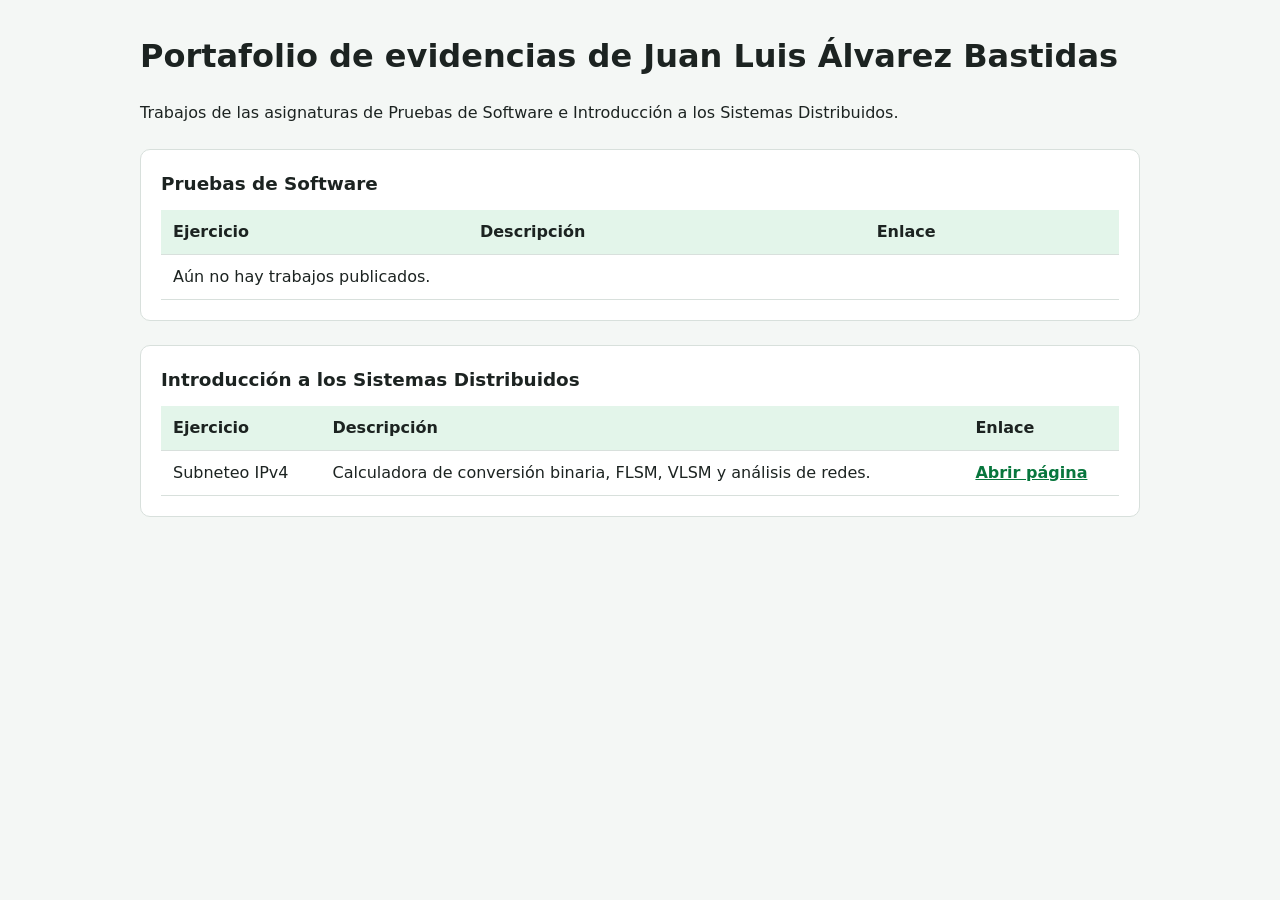
<file: index.html>
<!DOCTYPE html>
<html lang="es">
<head>
    <meta charset="UTF-8">
    <meta name="viewport" content="width=device-width, initial-scale=1.0">
    <title>Portafolio de evidencias | Juan Luis Álvarez Bastidas</title>
    <style>
        :root { color-scheme: light; --acento: #128a4a; --borde: #d8e0dc; --fondo: #f4f7f5; }
        * { box-sizing: border-box; }
        body { margin: 0; padding: 32px 16px; font: 16px/1.5 "Segoe UI", system-ui, sans-serif; color: #1c2321; background: var(--fondo); }
        main { max-width: 1000px; margin: auto; }
        h1 { margin-top: 0; }
        .tabla { overflow-x: auto; margin-top: 24px; padding: 20px; background: white; border: 1px solid var(--borde); border-radius: 10px; }
        table { width: 100%; border-collapse: collapse; }
        caption { padding-bottom: 12px; text-align: left; font-size: 1.15rem; font-weight: 700; }
        th, td { padding: 10px 12px; text-align: left; border-bottom: 1px solid var(--borde); }
        th { background: #e3f5ea; }
        a { color: #08763d; font-weight: 600; }
    </style>
</head>
<body>
    <main>
        <h1>Portafolio de evidencias de Juan Luis Álvarez Bastidas</h1>
        <p>Trabajos de las asignaturas de Pruebas de Software e Introducción a los Sistemas Distribuidos.</p>
        <section class="tabla">
            <table class="tablaps">
                <caption>Pruebas de Software</caption>
                <thead><tr><th>Ejercicio</th><th>Descripción</th><th>Enlace</th></tr></thead>
                <tbody><tr><td colspan="3">Aún no hay trabajos publicados.</td></tr></tbody>
            </table>
        </section>
        <section class="tabla">
            <table class="tabisd">
                <caption>Introducción a los Sistemas Distribuidos</caption>
                <thead><tr><th>Ejercicio</th><th>Descripción</th><th>Enlace</th></tr></thead>
                <tbody>
                    <tr>
                        <td>Subneteo IPv4</td>
                        <td>Calculadora de conversión binaria, FLSM, VLSM y análisis de redes.</td>
                        <td><a href="./segundparcial/subneteo/index.html">Abrir página</a></td>
                    </tr>
                </tbody>
            </table>
        </section>
    </main>
</body>
</html>
</file>
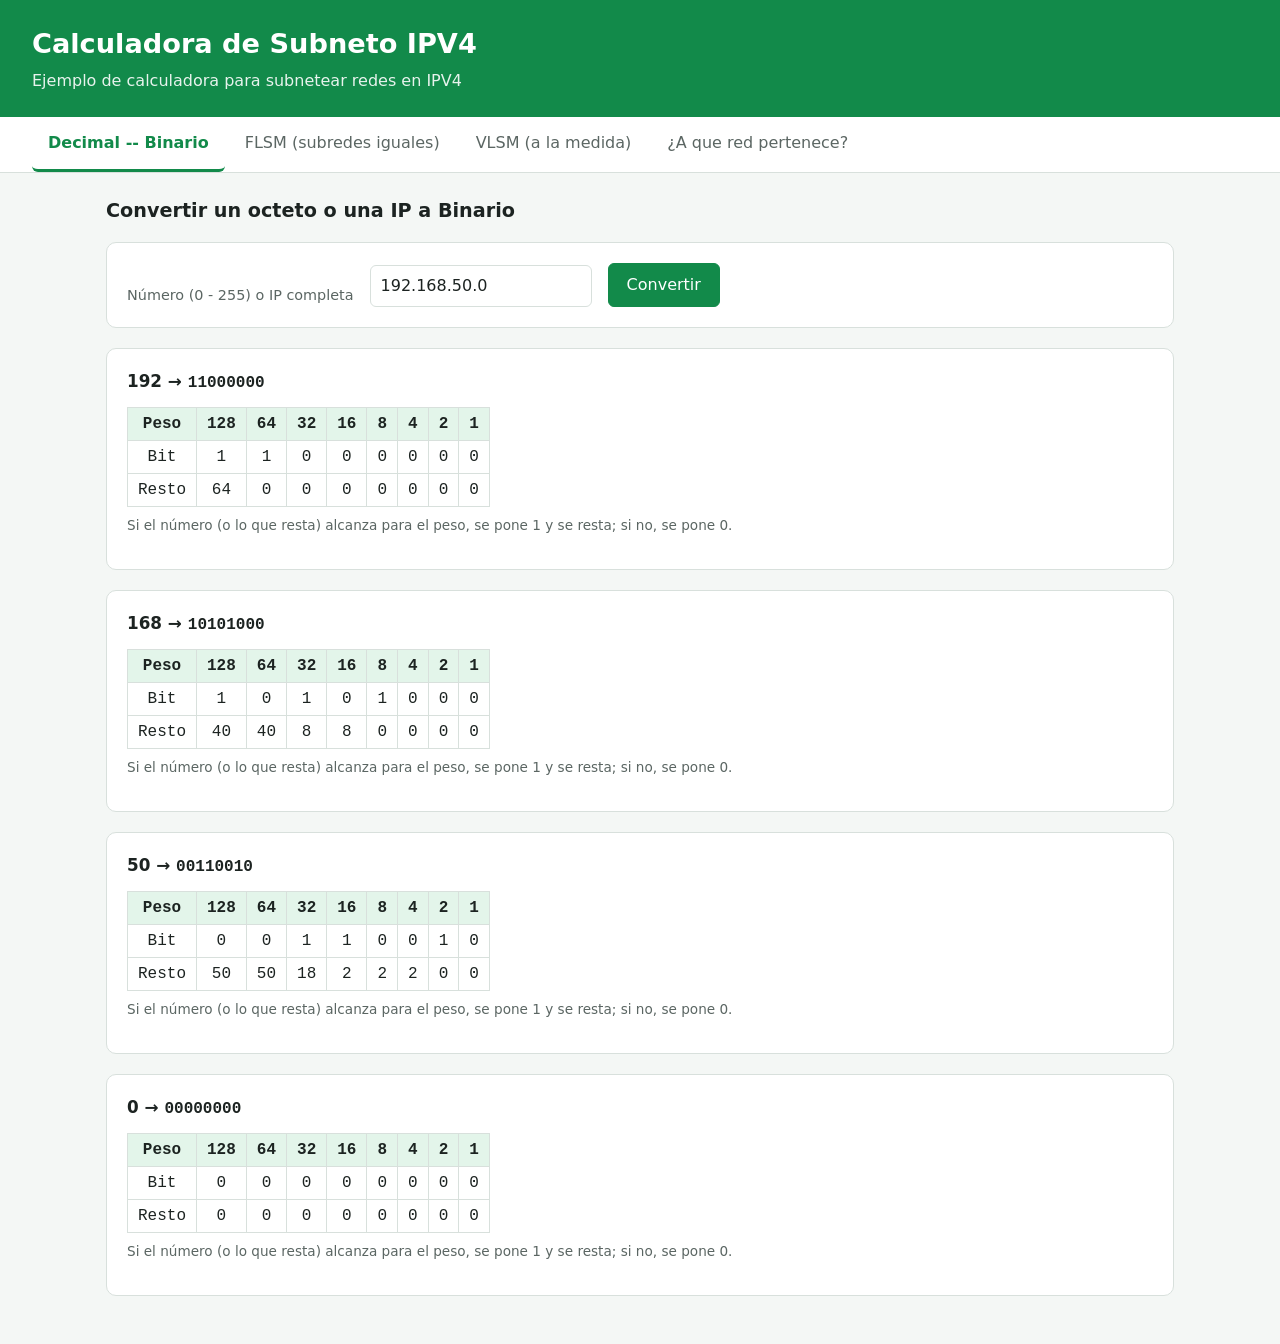
<file: segundparcial/subneteo/index.html>
<!DOCTYPE html>
<html lang="es">
<head>
    <meta charset="UTF-8">
    <meta name="viewport" content="width=device-width, initial-scale=1.0">
    <title>Calculadora de Subneteo IPv4</title>
    <link rel="stylesheet" href="./css/style.css">
</head>
<body>
    <header class="encabezado" >
        <h1>Calculadora de Subneto IPV4</h1>
        <p>Ejemplo de calculadora para subnetear redes en IPV4</p>
    </header>
    <nav class="pestanas" role="tablist" >
        <button class="pestana activa" data-panel="panel-binario" role="tab"  >Decimal -- Binario</button>
        <button class="pestana" data-panel="panel-flsm" role="tab"  >FLSM (subredes iguales)</button>
        <button class="pestana" data-panel="panel-vlsm" role="tab"  >VLSM (a la medida)</button>
        <button class="pestana" data-panel="panel-ip" role="tab"  >¿A que red pertenece?</button>
    </nav>

    <main>
        <section id="panel-binario" class="panel activo" >
            <h2>Convertir un octeto o una IP a Binario</h2>
            <form id="form-binario" class="formulario">
                <label for="bin-entrada">Número (0 - 255) o IP completa</label>
                <input type="text"  id="bin-entrada" value="192.168.50.0" autocomplete="off">
                <button type="submit" >Convertir</button>
            </form>
            <div id="bin-resultado" ></div>
        </section>

        <section id="panel-flsm" class="panel" >
            <h2>Dividir una red en subredes del mismo tamaño</h2>
            <form id="form-flsm" class="formulario">
                <label>Prefijo o máscara</label>
                <input type="text"  id="flsm-prefijo" value="/8" autocomplete="off">
                <label>Red base</label>
                <input type="text"  id="flsm-red" value="10.0.0.0" autocomplete="off">
                <label>Calcular por:
                    <select id="flsm-modo">
                        <option value="subredes">Número de Subredes</option>
                        <option value="hostPorSubred">Host por subred</option>
                    </select>
                </label>
                <label>Cantidad
                    <input type="number" min="1" value="16" id="flsm-cantidad">
                </label>
                <button type="submit">Subnetear</button>
            </form>
            <div id="flsm-resultado" ></div>
        </section>

        <section id="panel-vlsm" class="panel" >
            <h2>Ajustar cada subred a la cantidad de hosts que necesita</h2>
            <form id="form-vlsm"  class="formulario" >
                <label>Prefijo o máscara</label>
                <input type="text"  id="vlsm-prefijo" value="/24" autocomplete="off">
                <label>Red base</label>
                <input type="text"  id="vlsm-red" value="192.168.50.0" autocomplete="off">
                <div class="requerimientos" >
                    <div class="req-titulo" >
                        <span>Área/subred</span><span>Hosts</span>
                    </div>
                    <div id="vlsm-filas" class="vlsm-filas">

                    </div>
                    <button type="button" id="vlsm-agregar" class="secundario">Agregar Subred</button>

                </div>
                <button type="submit">Subnetear</button>
                <button type="button" data-ejemplo="0">Borrar Todo</button>
            </form>
            <div id="vlsm-resultado" ></div>
        </section>

        <section id="panel-ip" class="panel" >
            <h2>Encontrar la red, el rango y el broadcast de una IP</h2>
            <form id="form-ip" class="formulario">
                <label>Dirección IP 
                    <input type="text" id="ip-dir" value="10.28.90.92" autocomplete="off">
                </label>
                <label> Prefijo o máscara
                    <input type="text" id="ip-prefijo" value="/12" autocomplete="off">
                </label>
                <button type="submit" >Analizar</button>
            </form>
            <div id="ip-resultado" ></div>
        </section>
</main>

      <script src="./js/subneteo.js"></script>
  <script src="./js/app.js"></script>
    
</body>
</html>
</file>
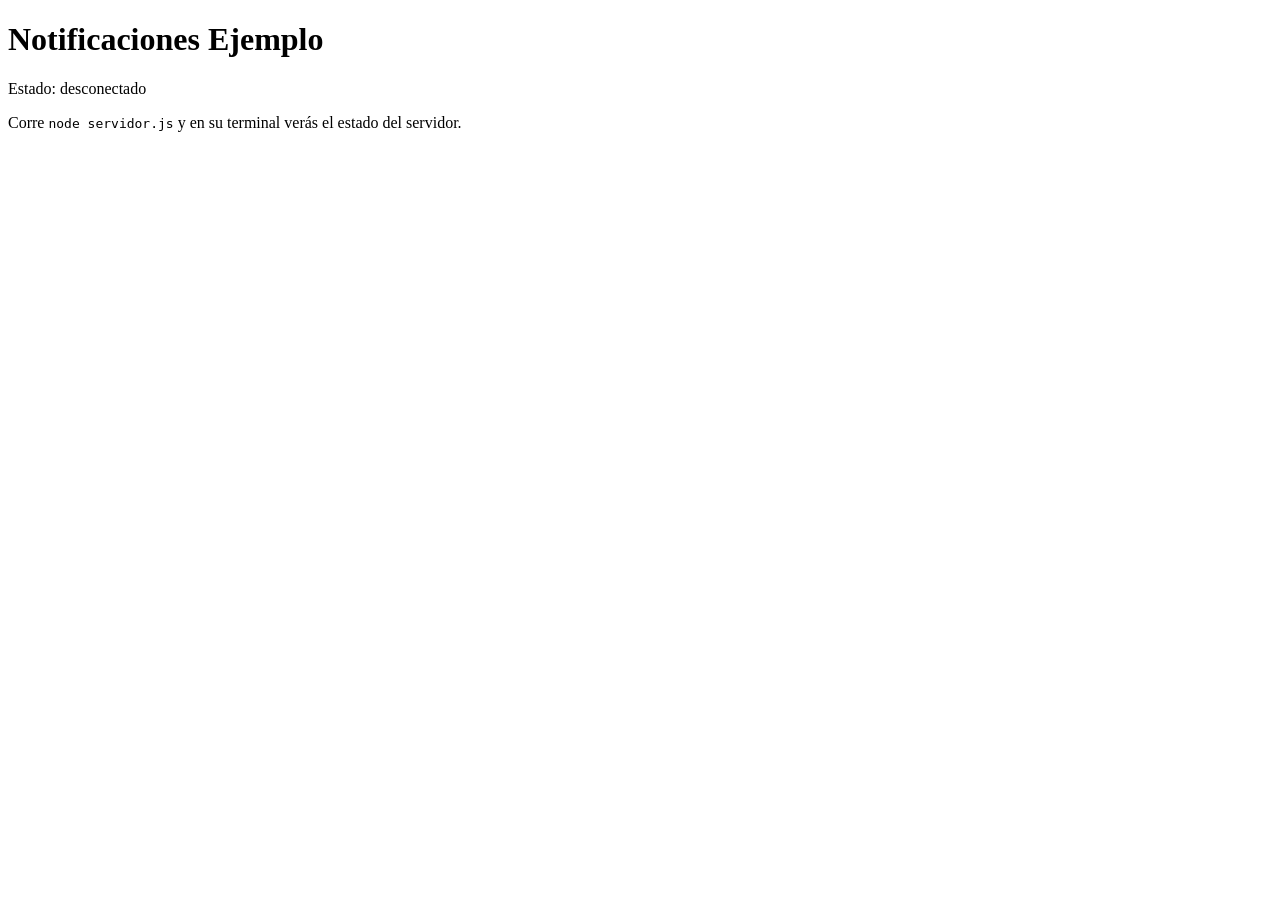
<file: tercer parcial/SocketsconMultiHilo/index.html>
<!DOCTYPE html>
<html lang="en">
<head>
    <meta charset="UTF-8">
    <meta name="viewport" content="width=device-width, initial-scale=1.0">
    <title>Notificaciones Ejemplo</title>
</head>
<body>

    <h1>Notificaciones Ejemplo</h1>
    <p>Estado: <span id="estado" class="desconectado">desconectado</span></p>
    <p>Corre <code>node servidor.js</code> y en su terminal verás el estado del servidor.</p>
    <ul id="lista" ></ul>

    <script> 
        const estado = document.getElementById('estado');
        const lista = document.getElementById('lista');

        //necesitamos un socket con protocolo TCP
        //un websocket es un socket con protocolo TCP pero con un protocolo de comunicación adicional
        const socket = new WebSocket(`ws://${location.host}`);

        socket.addEventListener('open', () =>{
            estado.textContent = 'conectado';
            estado.className = 'conectado';
        });

        socket.addEventListener('close', () =>{
            estado.textContent = 'desconectado';
            estado.className = 'desconectado';
        });

        socket.addEventListener('message', (event) =>{
            const {tipo, mensaje, fecha} = JSON.parse(evento.data);
            const item = document.createElement('li');
            item.innerHTML = `
                <time>${new Date(fecha).toLocaleTimeString()}</time> Tipo de Estado[${tipo}] Mensaje: ${mensaje}`;
                lista.prepend(item);
        })
    </script>
</body>
</html>
</file>
<file: segundparcial/subneteo/css/style.css>
:root {
  --fondo: #f4f7f5;
  --tarjeta: #ffffff;
  --texto: #1c2321;
  --suave: #5b6663;
  --borde: #d8e0dc;
  --acento: #128a4a;
  --acento-claro: #e3f5ea;
  --red: #1f5fbf;
  --host: #b0561a;
  --error: #b3261e;
  --error-fondo: #fdecea;
  --mono: "Cascadia Code", Consolas, "Courier New", monospace;
}

* { box-sizing: border-box; }

body {
  margin: 0;
  font-family: "Segoe UI", system-ui, sans-serif;
  background: var(--fondo);
  color: var(--texto);
  line-height: 1.5;
}

.encabezado {
  background: var(--acento);
  color: #fff;
  padding: 24px 32px;
}
.encabezado h1 { margin: 0; font-size: 1.7rem; }
.encabezado p { margin: 4px 0 0; opacity: 0.9; }

.pestanas {
  display: flex;
  flex-wrap: wrap;
  gap: 4px;
  padding: 0 32px;
  background: var(--tarjeta);
  border-bottom: 1px solid var(--borde);
}
.pestana {
  border: none;
  background: none;
  padding: 14px 16px;
  font: inherit;
  color: var(--suave);
  cursor: pointer;
  border-bottom: 3px solid transparent;
}
.pestana:hover { color: var(--texto); }
.pestana.activa { color: var(--acento); border-bottom-color: var(--acento); font-weight: 600; }

main { max-width: 1100px; margin: 0 auto; padding: 24px 16px 48px; }

.panel { display: none; }
.panel.activo { display: block; }

h2 { font-size: 1.2rem; margin: 0 0 16px; }

.formulario, .ejemplos, .tarjeta {
  background: var(--tarjeta);
  border: 1px solid var(--borde);
  border-radius: 10px;
  padding: 20px;
}
.formulario {
  display: flex;
  flex-wrap: wrap;
  gap: 16px;
  align-items: flex-end;
}
label { display: flex; flex-direction: column; gap: 4px; font-size: 0.9rem; color: var(--suave); }
input, select {
  font: inherit;
  padding: 8px 10px;
  border: 1px solid var(--borde);
  border-radius: 6px;
  min-width: 150px;
  color: var(--texto);
}
input:focus, select:focus { outline: 2px solid var(--acento); outline-offset: 1px; }

button {
  font: inherit;
  padding: 9px 18px;
  border-radius: 6px;
  border: 1px solid var(--acento);
  background: var(--acento);
  color: #fff;
  cursor: pointer;
}
button:hover { filter: brightness(1.08); }
button.secundario { background: var(--tarjeta); color: var(--acento); }
button.quitar {
  background: none; border: none; color: var(--error); padding: 4px 8px; font-size: 1.2rem;
}

.requerimientos { flex-basis: 100%; }
.req-titulo, .req-fila {
  display: grid;
  grid-template-columns: 1fr 140px 40px;
  gap: 8px;
  align-items: center;
}
.req-titulo { font-size: 0.85rem; color: var(--suave); margin-bottom: 4px; }
.req-fila { margin-bottom: 6px; }
.req-fila input { min-width: 0; width: 100%; }

.tarjeta { margin-top: 20px; }
.tarjeta h3 { margin: 0 0 12px; font-size: 1.05rem; }

.datos {
  display: grid;
  grid-template-columns: repeat(auto-fill, minmax(200px, 1fr));
  gap: 12px;
  margin: 0;
}
.datos div { background: var(--acento-claro); border-radius: 8px; padding: 10px 12px; }
.datos dt { font-size: 0.8rem; color: var(--suave); }
.datos dd { margin: 2px 0 0; font-weight: 600; font-family: var(--mono); }

.binario { font-family: var(--mono); font-size: 1rem; }
.bits-red { color: var(--red); font-weight: 700; }
.bits-host { color: var(--host); }
.leyenda { font-size: 0.85rem; color: var(--suave); margin-top: 8px; }

.pasos { font-family: var(--mono); border-collapse: collapse; margin-top: 8px; }
.pasos th, .pasos td { border: 1px solid var(--borde); padding: 4px 10px; text-align: center; }
.pasos th { background: var(--acento-claro); }

.tabla-envoltura { overflow-x: auto; }
table.resultado { width: 100%; border-collapse: collapse; font-size: 0.92rem; }
table.resultado th, table.resultado td {
  border-bottom: 1px solid var(--borde);
  padding: 8px 10px;
  text-align: left;
  white-space: nowrap;
}
table.resultado th { background: var(--acento-claro); font-weight: 600; }
table.resultado td.ip { font-family: var(--mono); }

.error {
  margin-top: 20px;
  background: var(--error-fondo);
  color: var(--error);
  border: 1px solid var(--error);
  border-radius: 8px;
  padding: 12px 16px;
}

.ejemplos { margin-top: 32px; }
.botones-ejemplo { display: flex; flex-wrap: wrap; gap: 10px; }

footer { text-align: center; color: var(--suave); font-size: 0.85rem; padding-bottom: 24px; }

@media (max-width: 600px) {
  .encabezado, .pestanas { padding-left: 16px; padding-right: 16px; }
  input, select { min-width: 0; width: 100%; }
  label { flex: 1 1 100%; }
}
</file>
